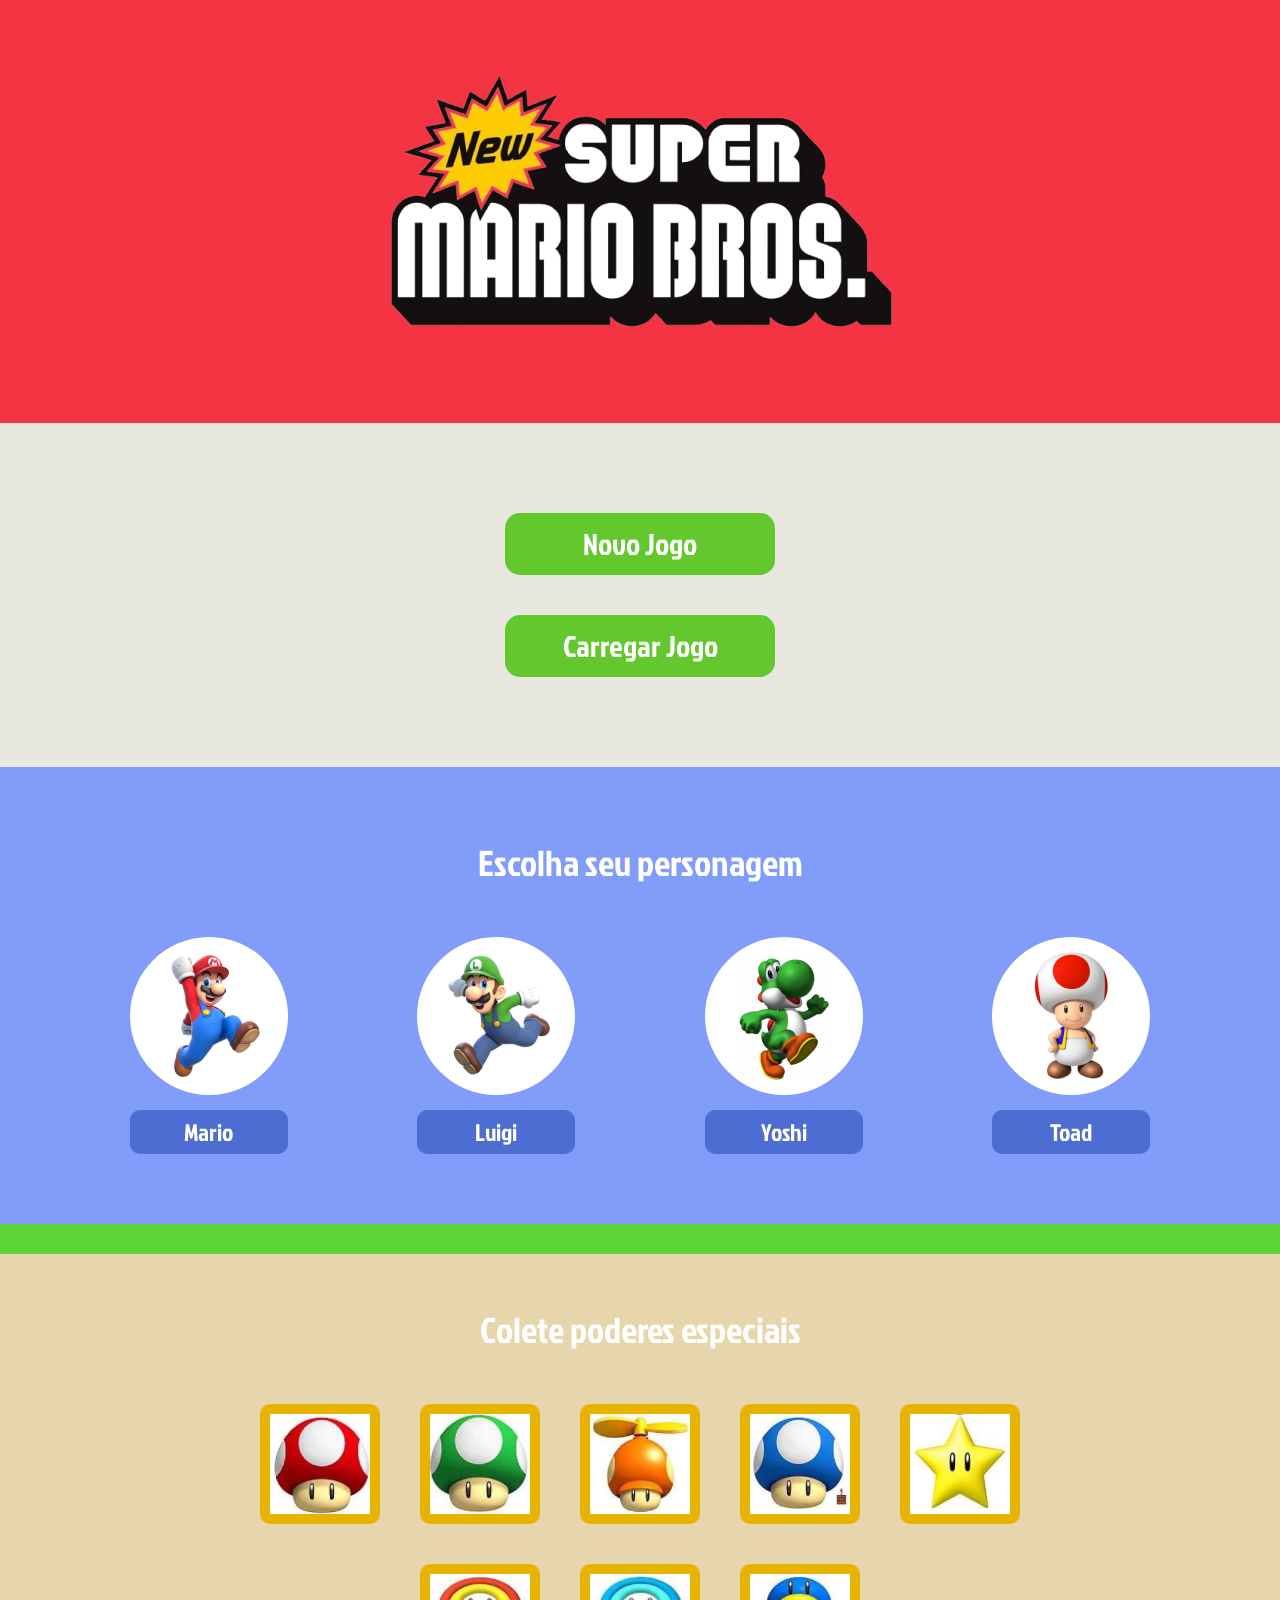
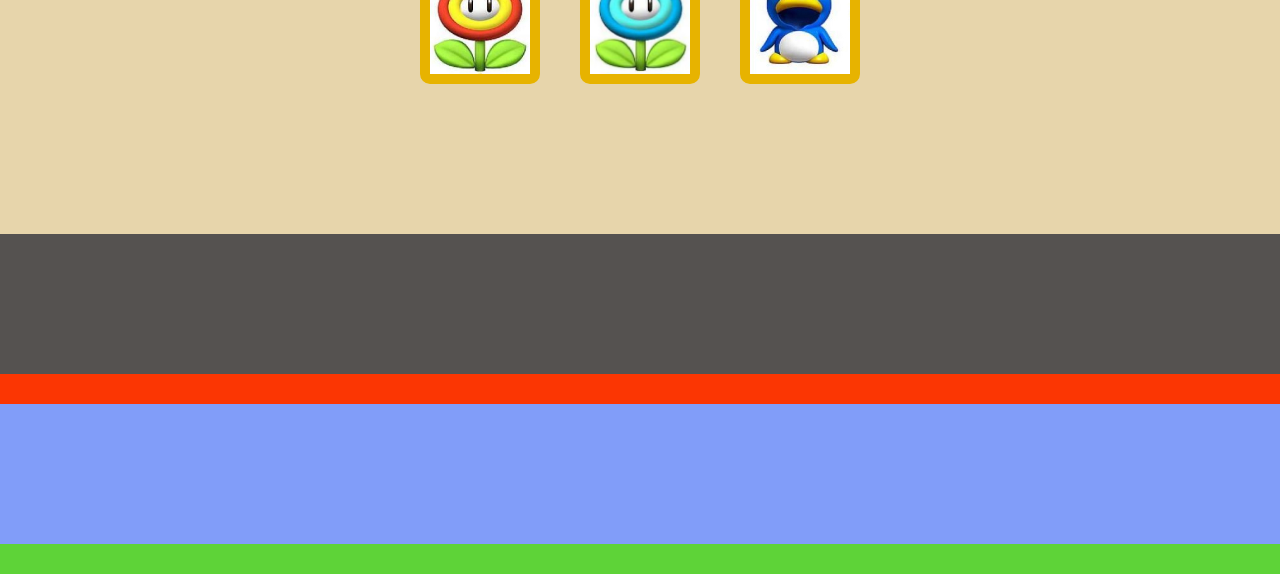
<file: aula - 2/index.html>
<!DOCTYPE html>
<html lang="en">
<head>
    <meta charset="UTF-8">
    <meta name="viewport" content="width=device-width, initial-scale=1.0">
    <link rel="stylesheet" href="style.css">
    <title>Super Mário</title>
</head>
<body>

    <section id="banner" class="container">
        <img src="./imagens/logo.png" alt="Super Mario Bros">
    </section>

    <section id="inicio" class="container">
        <a href="#personagens" class="botao">Novo Jogo</a>
        <a href="#personagens" class="botao">Carregar Jogo</a>
    </section>

    <section id="personagens" class="container">
        <h2>Escolha seu personagem</h2>

        <div class="personagens-lista">
            <div class="personagens-item">
                <img src="./imagens/personagens/mario.jpg" alt="Mario">
                <h4>Mario</h4>
            </div>
            <div class="personagens-item">
                <img src="./imagens/personagens/luigi.jpg" alt="Luigi">
                <h4>Luigi</h4>
            </div>
            <div class="personagens-item">
                <img src="./imagens/personagens/yoshi.jpg" alt="Yoshi">
                <h4>Yoshi</h4>
            </div>
            <div class="personagens-item">
                <img src="./imagens/personagens/toad.jpg" alt="Toad">
                <h4>Toad</h4>
            </div>
            
        </div>

    </section>

    <section id="poderes" class="container">
        <h2>Colete poderes especiais</h2>


        <div class="poderes-lista">
            <div class="poderes-item">
                <img src="./imagens/poderes/cogumelo-vermelho.jpg" alt="Cogumelo Vermelho">
            </div>

            <div class="poderes-item">
                <img src="./imagens/poderes/cogumelo-verde.jpg" alt="Cogumelo Verde">
               
            </div>

            <div class="poderes-item">
                <img src="./imagens/poderes/cogumelo-voador.jpg" alt="Cogumelo Voador">
                
            </div>

            <div class="poderes-item">
                <img src="./imagens/poderes/cogumelo-azul.jpg" alt="Cogumelo Azul">
                
            </div>

            <div class="poderes-item">
                <img src="./imagens/poderes/estrela.jpg" alt="Estrela">
            </div>

            <div class="poderes-item">
                <img src="./imagens/poderes/flor-fogo.jpg" alt="Flor Fogo">
               
            </div>

            <div class="poderes-item">
                <img src="./imagens/poderes/flor-gelo.jpg" alt="Flor Gelo">
                
            </div>

            <div class="poderes-item">
                <img src="./imagens/poderes/pinguim.jpg" alt="Pinguiml">
                
            </div>
            
        </div>

    </section>

    <section id="poderes" class="container">

    </section>

    <section id="viloes" class="container">

    </section>

    <section id="final" class="container">

    </section>
</file>
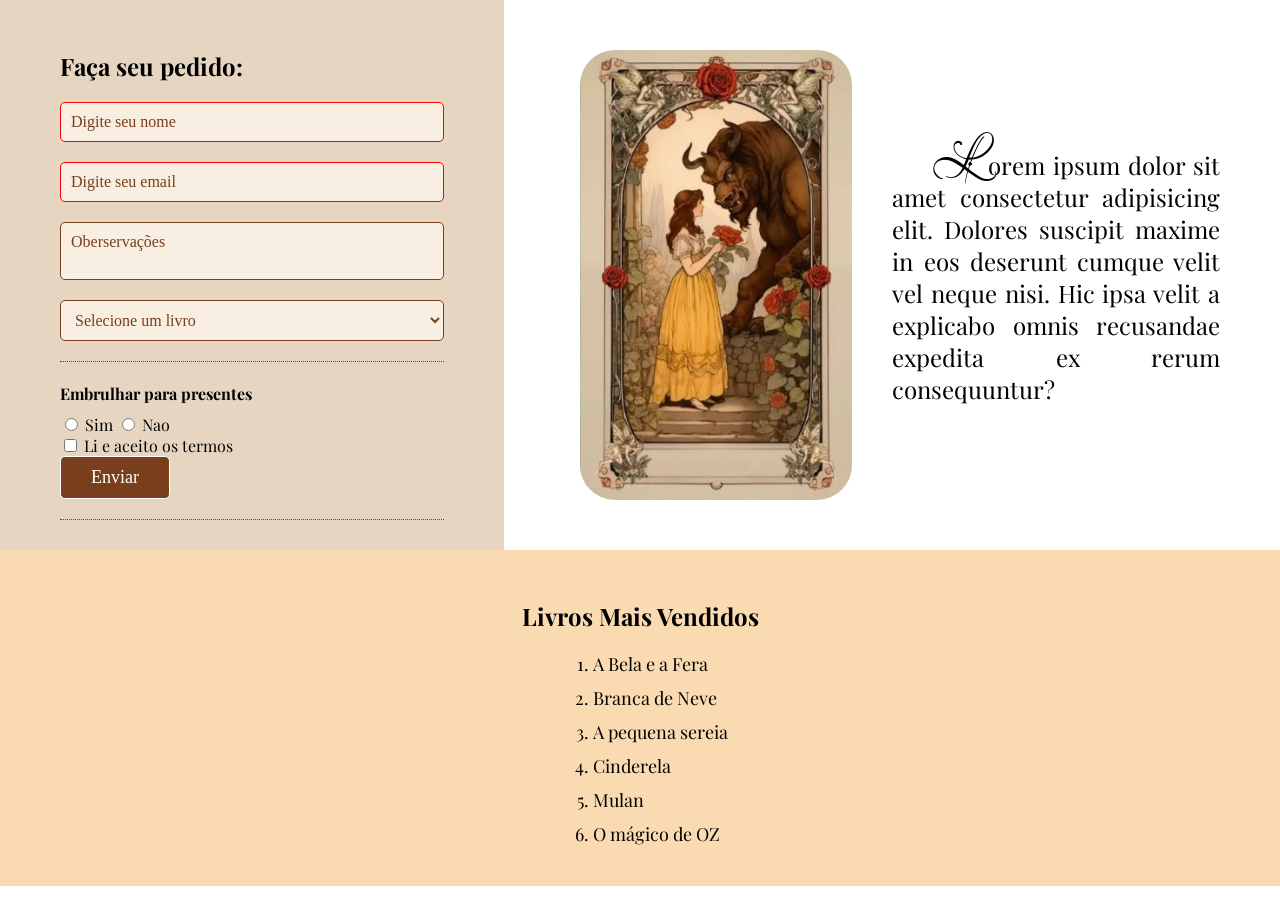
<file: aula - 3/index.html>
<!DOCTYPE html>
<html lang="pt-br">
<head>
    <meta charset="UTF-8">
    <meta name="viewport" content="width=device-width, initial-scale=1.0">
    <title>Pseudo Aula</title>
    <link rel="stylesheet" href="./css/sytle.css">
    <link rel="stylesheet" href="./css/pseudo.css">
</head>
<body>
    
    <section class="livro">
        <div class="pedido">
            <h2>Faça seu pedido:</h2>


            <form action="">
                <input required type="text"
                placeholder="Digite seu nome">
                <input required type="email"
                placeholder="Digite seu email"> 
                
                <textarea disabled name="observacoes"
                od="observacoes" placeholder="Oberservações"></textarea>

                <select name="livros" id="livros">
                    <option value disabled selected="selecione">Selecione um livro</option>
                    <option value="bela-fera">A Bela e a Fera</option>
                    <option value="branca-neve">branca de Neve</option>
                    <option value="pequena-sereia">A Pequena Sereia</option>
                    <option value="cinderela">Cinderela</option>
                    <option value="mulan">Mulan</option>
                    <option value="magico-oz">O Magico de Oz</option>
                </select>

                <div class="presente">
                    <h4>Embrulhar para presentes</h4>

                    <input type="radio" id="sim" value="sim"
                    name="presente"required>
                    <label for="sim">Sim</label>

                    <input type="radio" id="nao" value="nao"
                    name="presente"required>
                    <label for="nao">Nao</label>

                    <div class="termos">
                        <input required type="checkbox" i="termos" value="aceito">
                        <label for="termos">Li e aceito os termos</label>
                    </div>

                    <input type="submit" value="Enviar">
                </div>
            </form>
        </div>
        
        <div class="modelo">
            <img src="images/carta-bela.jpg" alt="Carta da Bela e a Fera">
            <p>Lorem ipsum dolor sit amet consectetur adipisicing elit. Dolores suscipit maxime in eos deserunt cumque velit vel neque nisi. Hic ipsa velit a explicabo omnis recusandae expedita ex rerum consequuntur?</p>
        </div>
    </section>
    
    <section class="ranking">
        <h2>Livros Mais Vendidos</h2>

        <ol>
            <li class="top3">A Bela e a Fera</li>
            <li class="top3">Branca de Neve</li>
            <li class="top3">A pequena sereia</li>
            <li>Cinderela</li>
            <li>Mulan</li>
            <li>O mágico de OZ</li>
        </ol>
    </section>

</body>
</html>
</file>
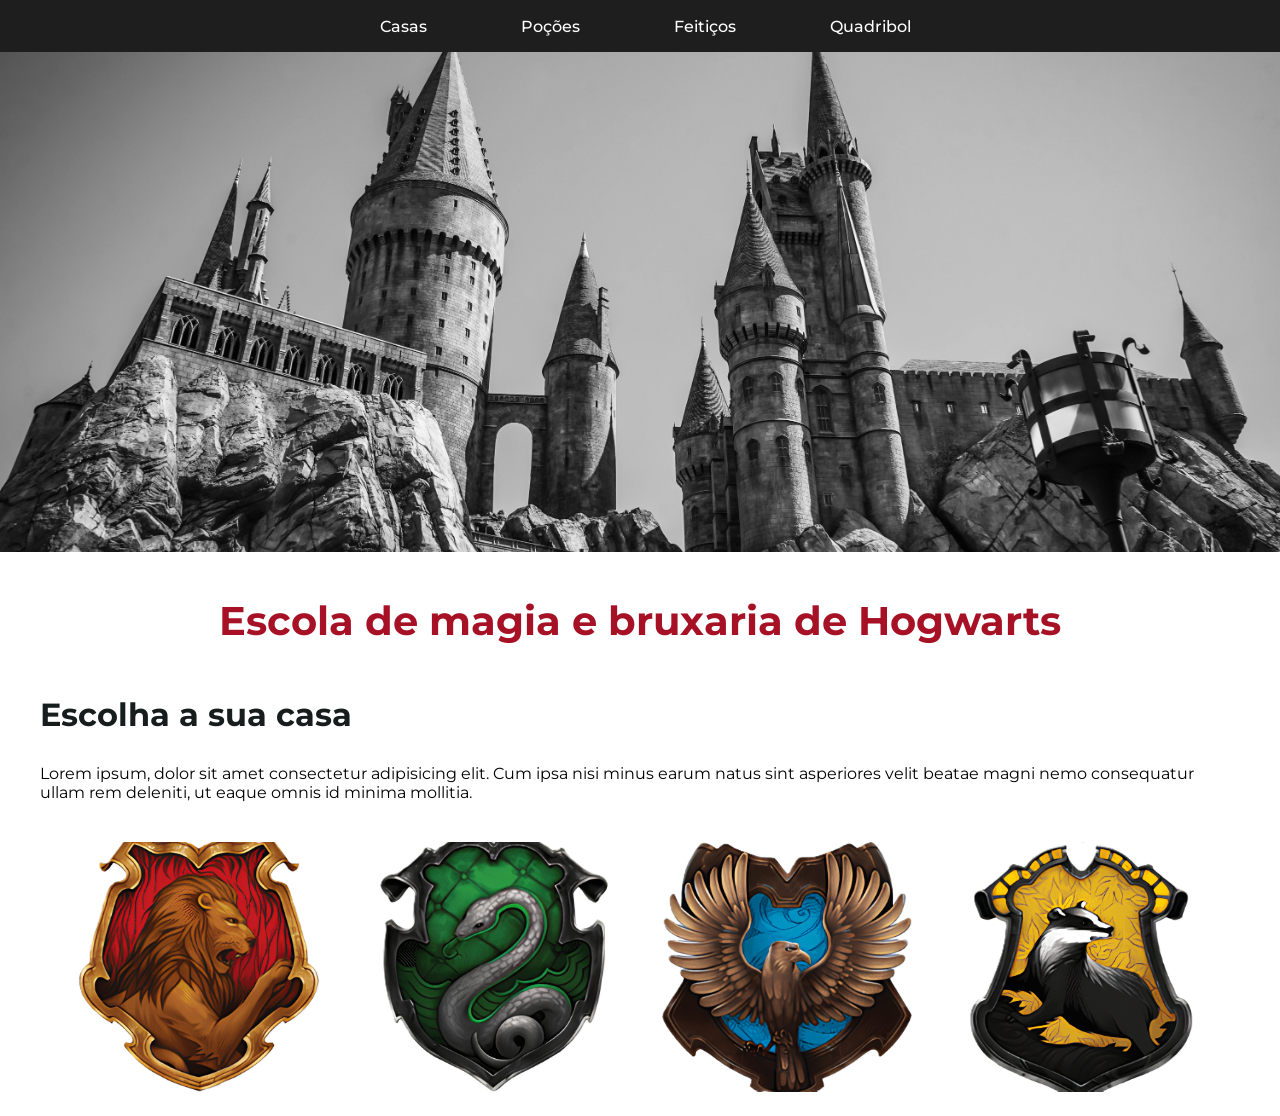
<file: aula_Flexbox - 4/2 - divs/index.html>
<!DOCTYPE html>
<html lang="pt-br">
<head>
    <meta charset="UTF-8">
    <meta name="viewport" content="width=device-width, initial-scale=1.0">
    <link rel="stylesheet" href="./style.css">
    <link href='https://cdn.boxicons.com/fonts/basic/boxicons.min.css' rel='stylesheet'>
    <title>Divs e Box Model</title>
</head>
<body>

    <header>
        <!-- <ul>
            <li></li>
            Tag com display block - fica um abaixo do outro
        </ul> -->
 
        <a href="casas.html">
            <i class="bx bx-castle"></i>
            Casas
        </a>
        <a href="pocoes.html">
            <i class="bx bx-flask-round"></i>
            Poções
        </a>
        <a href="feiticos.html">
            <i class="bx bx-magic-wand"></i>
            Feitiços
        </a>
        <a href="quadribol.html">
            <i class="bx bx-cricket-ball"></i>
            Quadribol
        </a>
    </header>

    <img src="./images/banner.jpg" alt="Castelo de Hogwarts">

    <h1>Escola de magia e bruxaria de Hogwarts</h1>
    
    <h2>Escolha a sua casa</h2>

    <p>Lorem ipsum, dolor sit amet consectetur adipisicing elit. Cum ipsa nisi minus earum natus sint asperiores velit beatae magni nemo consequatur ullam rem deleniti, ut eaque omnis id minima mollitia.</p>
    
    <div>
        <img src="./images/grifinoria.png" alt="Brasão da Grifinória de Hogwarts">
        <img src="./images/sonserina.png" alt="Brasão da Sonserina de Hogwarts">
        <img src="./images/corvinal.png" alt="Brasão da Corvinal de Hogwarts">
        <img src="./images/lufalufa.png" alt="Brasão da Lufa-lufa de Hogwarts">
    </div>
    
</body>
</html>
</file>
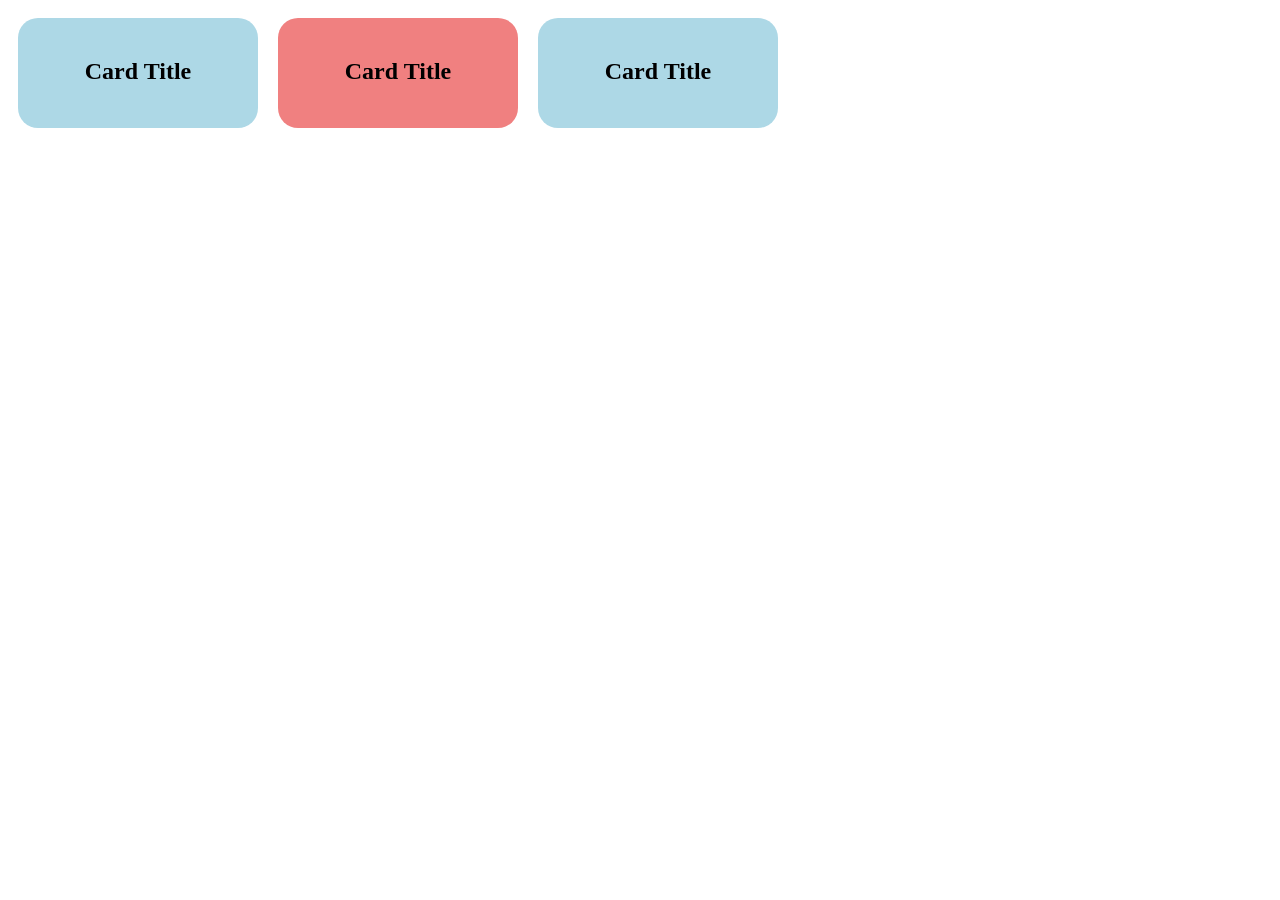
<file: aula_Flexbox - 4/3 - id e class/index.html>
<!DOCTYPE html>
<html lang="en">
<head>
    <meta charset="UTF-8">
    <meta name="viewport" content="width=device-width, initial-scale=1.0">
    <link rel="stylesheet" href="style.css">
    <title>Document</title>
</head>
<body>
    
    <div id="lista">
        <div class="card">
            <h2>Card Title</h2>
        </div>
        <div class="card" id="destaque">
            <h2>Card Title</h2>
        </div>
        <div class="card">
            <h2>Card Title</h2>
        </div>
    </div>

</body>
</html>
</file>
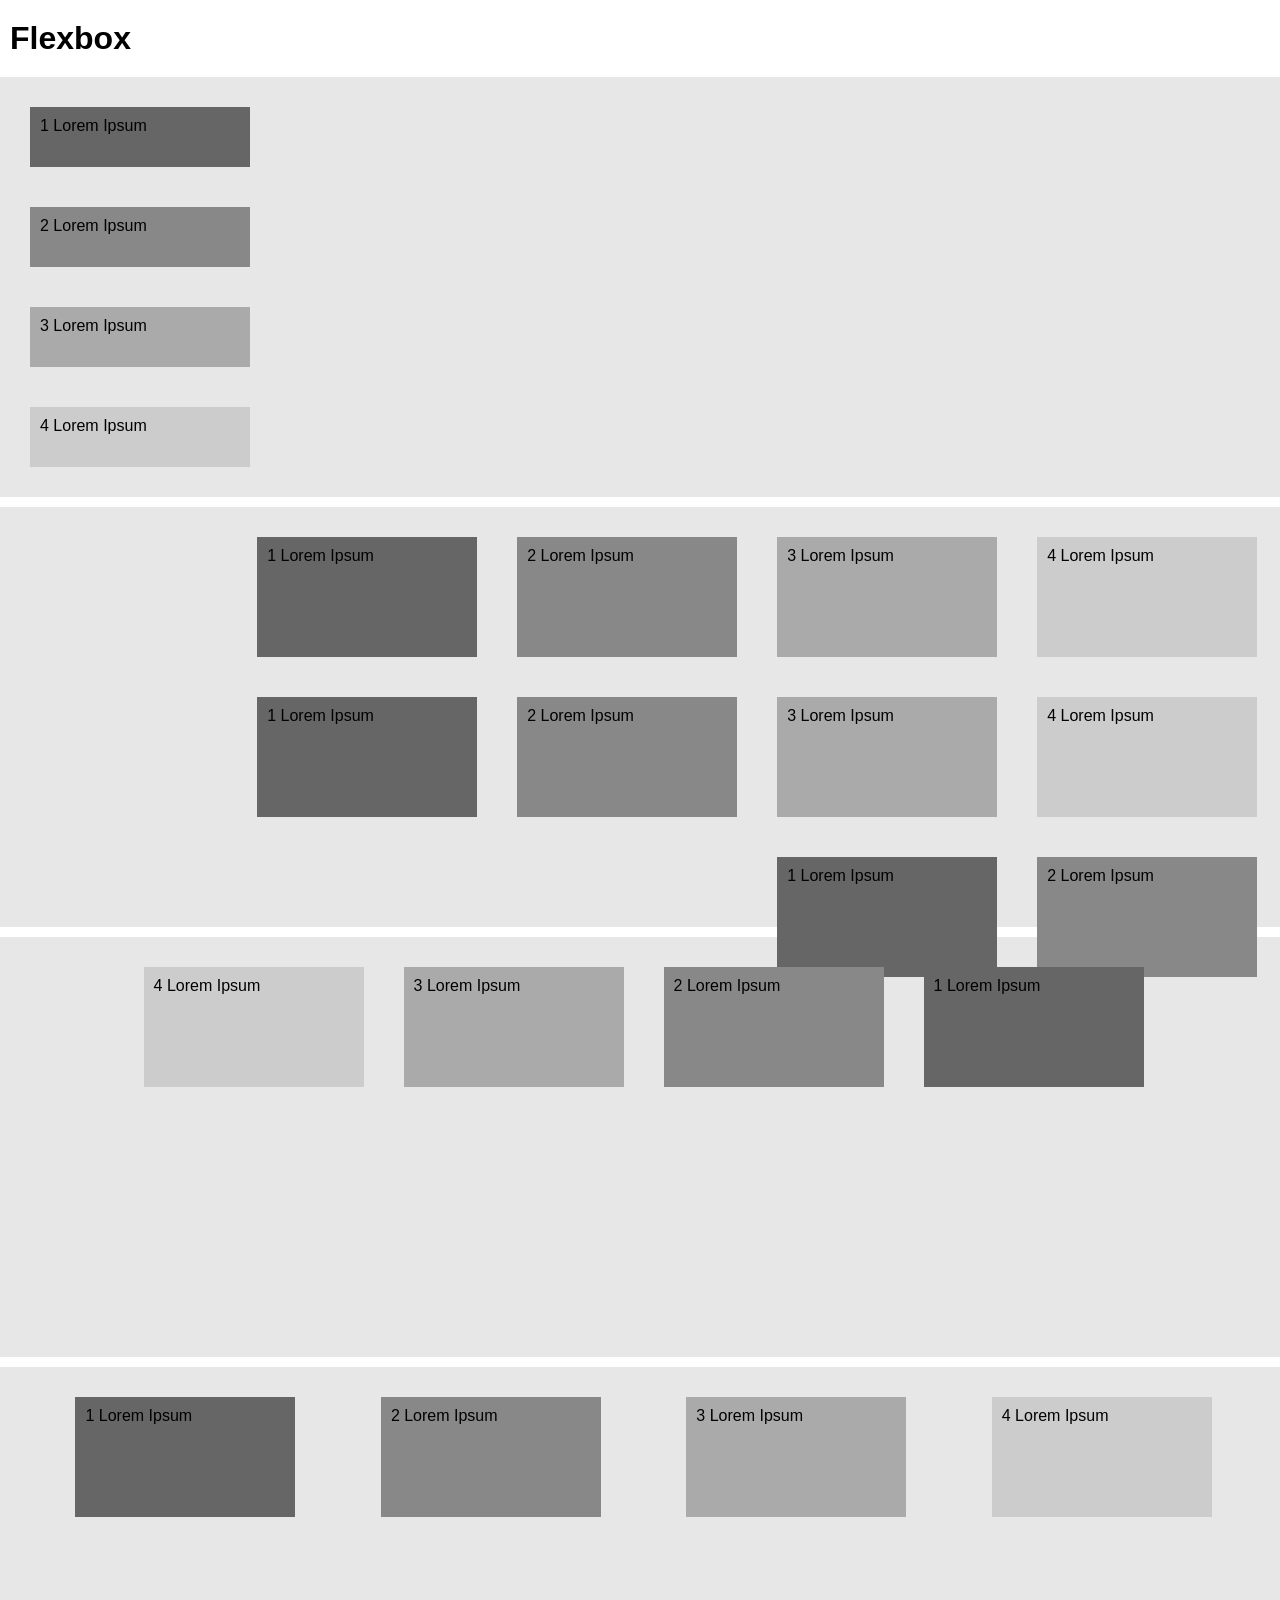
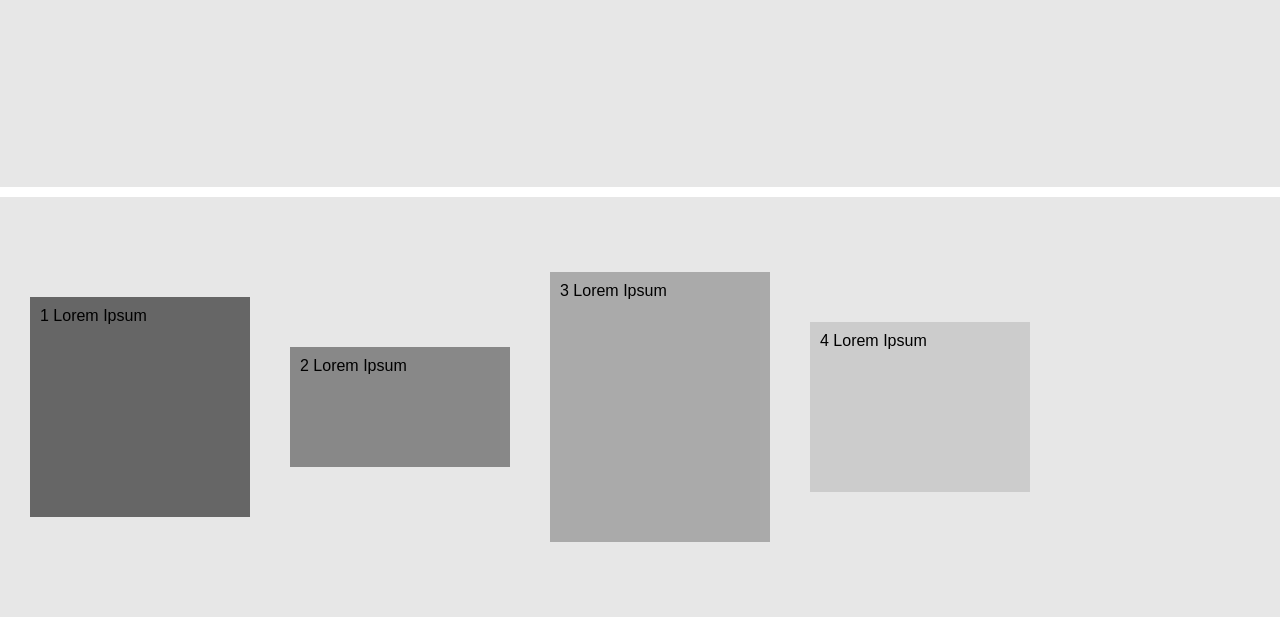
<file: aula_Flexbox - 4/4 - flexbox/index.html>
<!DOCTYPE html>
<html lang="pt-br">
<head>
    <meta charset="UTF-8">
    <meta name="viewport" content="width=device-width, initial-scale=1.0">
    <link rel="stylesheet" href="./css/style.css">
    <link rel="stylesheet" href="./css/flex.css">
    <title>Flexbox</title>
</head>
<body>
    
    <h1>Flexbox</h1>

    <div id="modelo-1" class="container">
        <div class="box box-1">1 Lorem Ipsum</div>
        <div class="box box-2">2 Lorem Ipsum</div>
        <div class="box box-3">3 Lorem Ipsum</div>
        <div class="box box-4">4 Lorem Ipsum</div>
    </div>

    <div id="modelo-2" class="container">
        <div class="box box-1">1 Lorem Ipsum</div>
        <div class="box box-2">2 Lorem Ipsum</div>
        <div class="box box-3">3 Lorem Ipsum</div>
        <div class="box box-4">4 Lorem Ipsum</div>
        <div class="box box-1">1 Lorem Ipsum</div>
        <div class="box box-2">2 Lorem Ipsum</div>
        <div class="box box-3">3 Lorem Ipsum</div>
        <div class="box box-4">4 Lorem Ipsum</div>
        <div class="box box-1">1 Lorem Ipsum</div>
        <div class="box box-2">2 Lorem Ipsum</div>
    </div>

    <div id="modelo-3" class="container">
        <div class="box box-1">1 Lorem Ipsum</div>
        <div class="box box-2">2 Lorem Ipsum</div>
        <div class="box box-3">3 Lorem Ipsum</div>
        <div class="box box-4">4 Lorem Ipsum</div>
    </div>

    <div id="modelo-4" class="container">
        <div class="box box-1">1 Lorem Ipsum</div>
        <div class="box box-2">2 Lorem Ipsum</div>
        <div class="box box-3">3 Lorem Ipsum</div>
        <div class="box box-4">4 Lorem Ipsum</div>
    </div>

    <div id="modelo-5" class="container">
        <div style="height: 200px" class="box box-1">1 Lorem Ipsum</div>
        <div style="height: 100px" class="box box-2">2 Lorem Ipsum</div>
        <div style="height: 250px" class="box box-3">3 Lorem Ipsum</div>
        <div style="height: 150px" class="box box-4">4 Lorem Ipsum</div>
    </div>
</body>
</html>
</file>
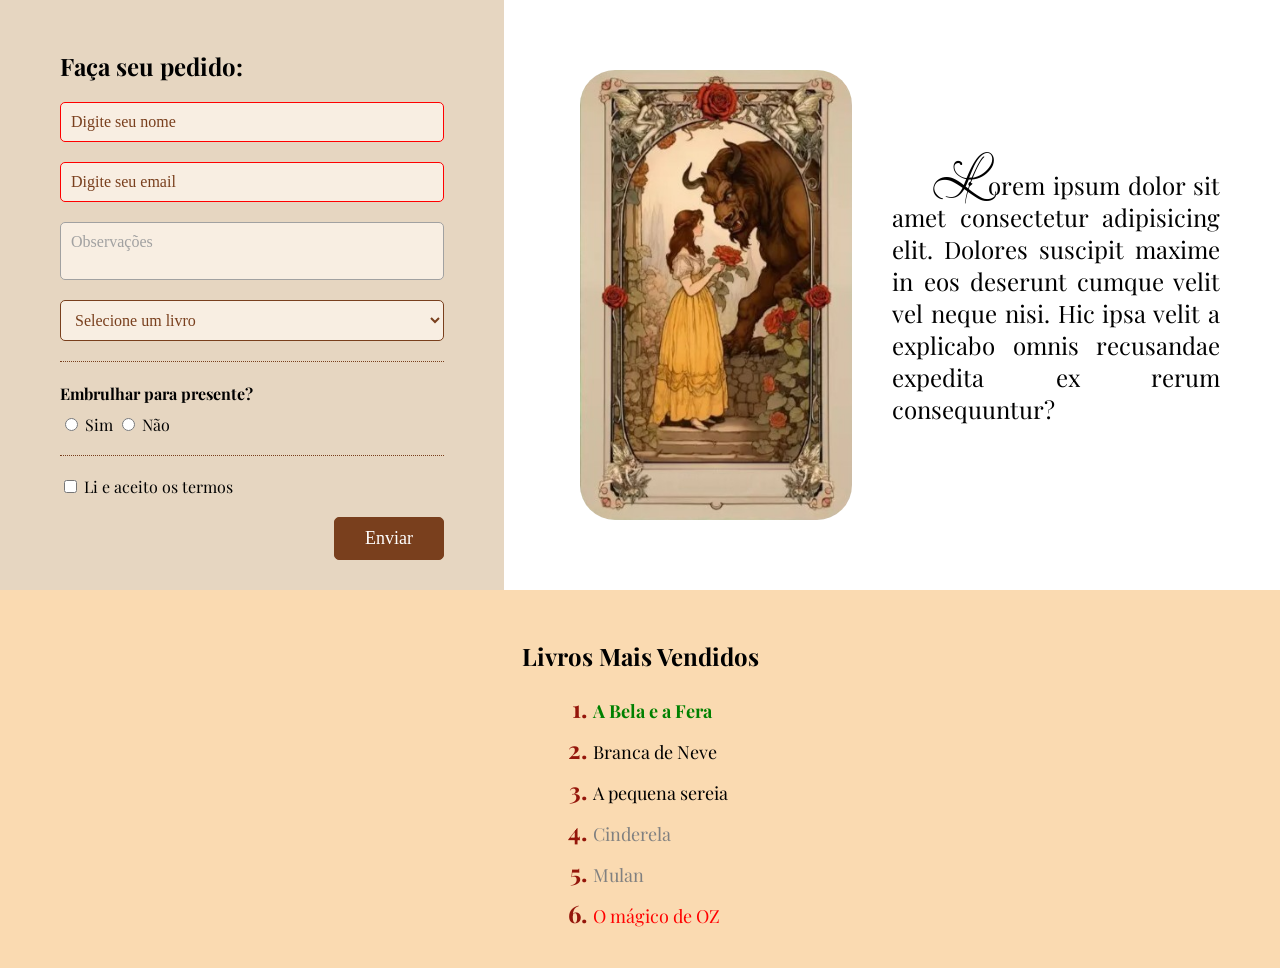
<file: aula_Flexbox - 4/6 - pseudo classes e pseudo elementos/index.html>
<!DOCTYPE html>
<html lang="en">
<head>
    <meta charset="UTF-8">
    <meta name="viewport" content="width=device-width, initial-scale=1.0">
    <link rel="stylesheet" href="./assets/css/style.css">
    <link rel="stylesheet" href="./assets/css/pseudo.css">
    <title>Pseudo</title>
</head>
<body>
    
    <section class="livro">
        <div class="pedido">
            <h2>Faça seu pedido:</h2>

            <form action="">
                <input required type="text" placeholder="Digite seu nome">
                <input required type="email" placeholder="Digite seu email">
                <textarea disabled name="observacoes" id="observacoes" placeholder="Observações"></textarea>

                <select name="livros" id="livros">
                    <option value="" disabled selected>Selecione um livro</option>
                    <option value="bela-fera">A Bela e a Fera</option>
                    <option value="branca-neve">Branca de Neve</option>
                    <option value="pequena-sereia">A pequena sereia</option>
                    <option value="cinderela">Cinderela</option>
                    <option value="mulan">Mulan</option>
                    <option value="magico-oz">O mágico de Oz</option>
                </select>

                <div class="presente">
                    <h4>Embrulhar para presente?</h4>

                    <input required type="radio" id="sim" name="presente" value="sim">
                    <label for="sim">Sim</label>

                    <input required type="radio" id="nao" name="presente" value="nao">
                    <label for="nao">Não</label>
                </div>

                <div class="termos">
                    <input required type="checkbox" id="aceito" name="termos" value="aceito">
                    <label for="aceito">Li e aceito os termos</label>
                </div>
                
                <input type="submit" value="Enviar">
            </form>
        </div>
        
        <div class="modelo">
            <img src="./assets/images/carta-bela.jpg" alt="Carta da Bela e a Fera">
            <p>Lorem ipsum dolor sit amet consectetur adipisicing elit. Dolores suscipit maxime in eos deserunt cumque velit vel neque nisi. Hic ipsa velit a explicabo omnis recusandae expedita ex rerum consequuntur?</p>
        </div>
    </section>
    
    <section class="ranking">
        <h2>Livros Mais Vendidos</h2>

        <ol>
            <li class="top3">A Bela e a Fera</li>
            <li class="top3">Branca de Neve</li>
            <li class="top3">A pequena sereia</li>
            <li>Cinderela</li>
            <li>Mulan</li>
            <li>O mágico de OZ</li>
        </ol>
    </section>

</body>
</html>
</file>
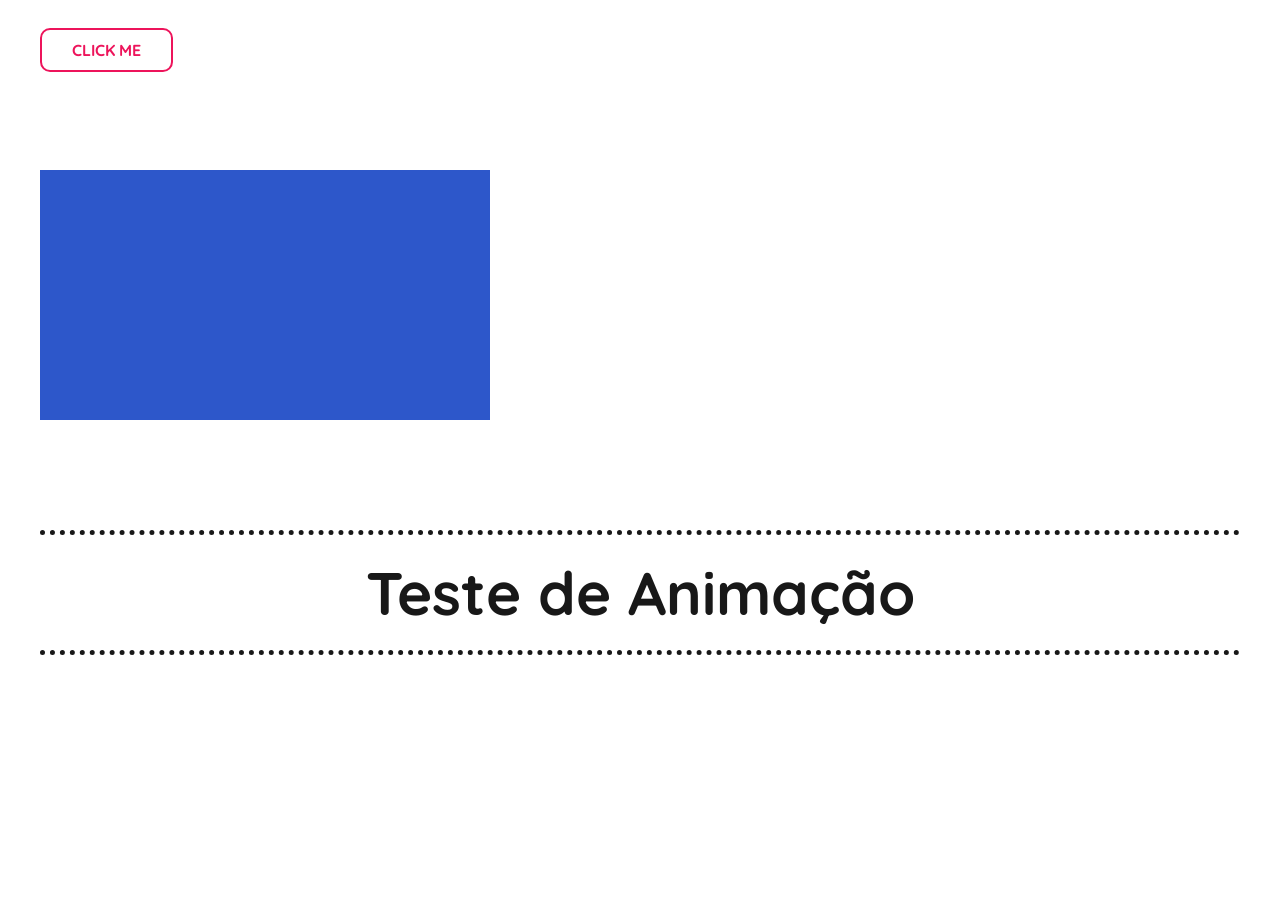
<file: aula_Flexbox - 4/7 - transições e animações/index.html>
<!DOCTYPE html>
<html lang="pt-br">
<head>
    <meta charset="UTF-8">
    <meta name="viewport" content="width=device-width, initial-scale=1.0">
    <link rel="stylesheet" href="style.css">
    <link rel="preconnect" href="https://fonts.googleapis.com">
    <link rel="preconnect" href="https://fonts.gstatic.com" crossorigin>
    <link href="https://fonts.googleapis.com/css2?family=Quicksand:wght@500&display=swap" rel="stylesheet">
    <!-- Basic Icons -->
    <link href="https://cdn.boxicons.com/3.0.8/fonts/basic/boxicons.min.css" rel="stylesheet">
<!-- Filled Icons -->
    <link href="https://cdn.boxicons.com/3.0.8/fonts/filled/boxicons-filled.min.css" rel="stylesheet">
<!-- Brand Icons -->
    <link href="https://cdn.boxicons.com/3.0.8/fonts/brands/boxicons-brands.min.css" rel="stylesheet">
    <title>Animações</title>
</head>
<body>
    <div class = "container">
        <a href="" class="btn" >Click Me</a>
    </div>

    <div class ="container">
        <div class = "box">
            <i class="bx bx-rocket"></i>
        </div>
    </div>
    <div class= "container">
        <div class="text" data-aos="Flip-up">
            Teste de Animação
        </div>
    </div>
</body>
</html>
</file>
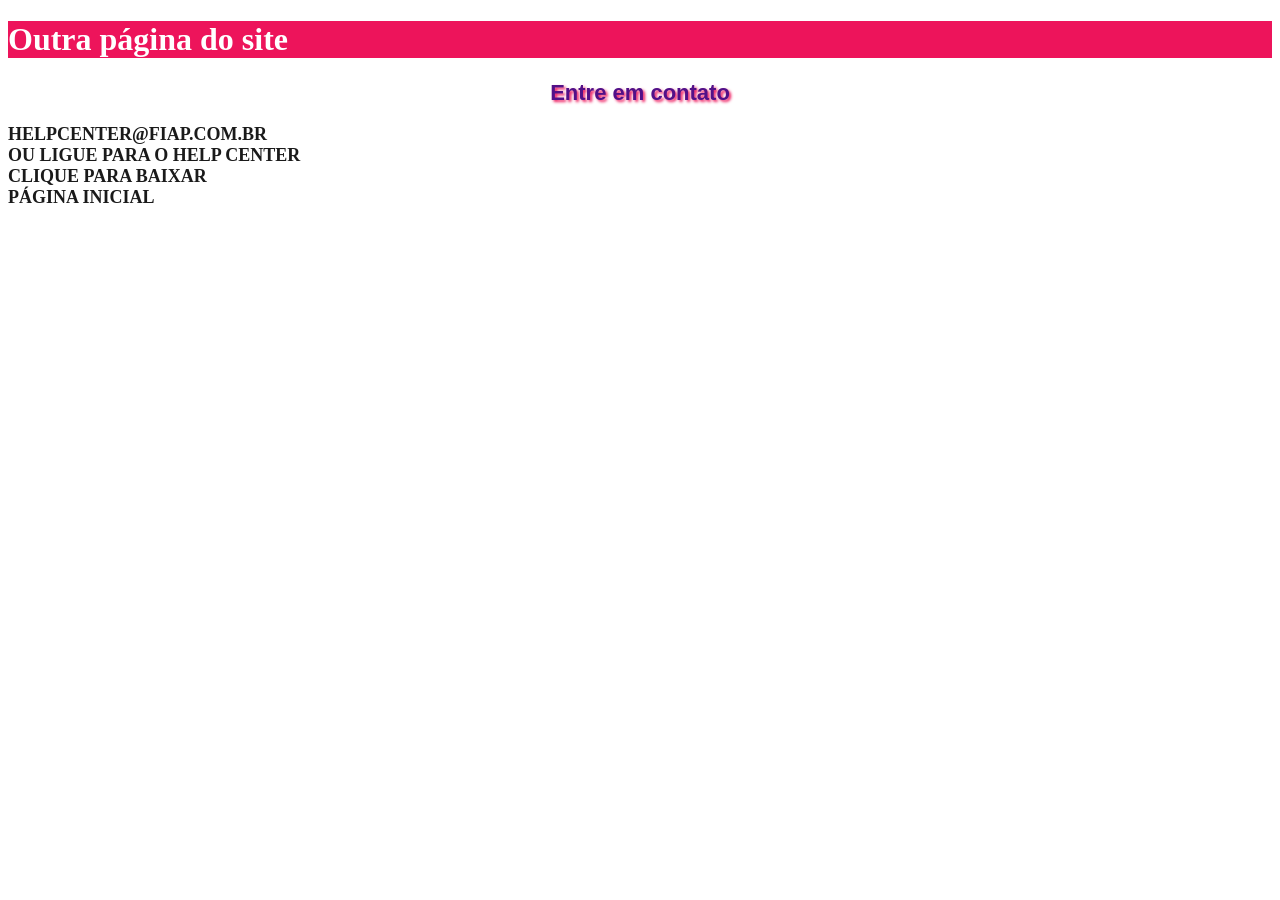
<file: aula_Flexbox - 4/1 - intro HTML e CSS/page2.html>
<!DOCTYPE html>
<html lang="pt-br">
<head>
    <meta charset="UTF-8">
    <meta name="viewport" content="width=device-width, initial-scale=1.0">
    <title>Página 2</title>
    <link rel="stylesheet" href="style.css">
    <style>
        h2 {
            font-family: Roboto, Arial, sans-serif;
            font-size: 22px;
            color: #521088;
            text-align: center;
        }
    </style>
</head>
<body>
    
    <h1 style="background-color: #ed145b; color: white;">Outra página do site</h1>

    <h2>Entre em contato</h2>

    <a href="mailto:helpcenter@fiap.com.br">helpcenter@fiap.com.br</a>
    
    <br>

    <a href="tel:1133665547">Ou ligue para o help center</a>

    <br>

    <a href="./images/img.jpg" download>Clique para baixar</a>  

    <br>

    <a href="./index.html">Página inicial</a>

</body>
</html>
</file>
<file: aula - 2/style.css>
@import url('https://fonts.googleapis.com/css2?family=Jockey+One&display=swap');

html {
    scroll-behavior: smooth;
}

* {
    font-family: "Jockey One", Roboto, Calibri, sans-serif;
    font-weight: 500;
    margin: 0;
    padding: 0;
    box-sizing: border-box;
}

.container {
    padding: 70px 0;
}

#personagens, #viloes, #final {
    border-bottom: 30px solid #5ED338;
}

#banner { background-color: #F43443; }
#inicio { background-color: #E8E8E0; }
#personagens { background-color: #819DF9; }
#poderes { background-color: #E7D5AB; padding: 50px 0; }
#viloes { background-color: #555250; border-color: #FB3603; }
#final { background-color: #819DF9; }

h2 {
    color: #fff;
    text-align: center;
    font-size: 36px;
    margin-bottom: 50px;
}

#banner{
    display: flex;
    align-items: center;
    justify-content: center;
}

#inicio{
    display: flex;
    align-items: center;
    justify-content: center;
    flex-direction: column;
}

.botao{
    background-color: #62c82e;
    color: #fff;
    border-radius: 15px;
    padding: 10px 30px;
    font-size: 30px;
    text-decoration: none;
    width: 270px;
    text-align: center;
    margin: 20px 0;
}

.personagens-lista {
    display: flex;
    justify-content: space-evenly;

    img {
        border-radius: 100%;
    }
    
    h4 {
        background-color: #4d6dd2;
        border-radius: 10px;
        color: #fff;
        text-align: center;
        font-size: 24px;
        padding: 5px 0;
        margin-top: 10px;
    }
}

.poderes-lista {
    display: flex;
    justify-content: center;
    gap: 40px; 
    flex-wrap: wrap;
    max-width: 800px;
    margin: 0 auto;
}

.poderes-item {
    border: 10px solid #e7b300;
    width: 120px;
    height: 120px;
    border-radius: 10px;

    img {
        width: 100%;
        height: 100%;
        object-fit: cover;
    }
}
</file>
<file: aula - 3/css/sytle.css>
@import url('https://fonts.googleapis.com/css2?family=Lavishly+Yours&family=Playfair+Display:ital,wght@0,400..900;1,400..900&display=swap');

body {
    margin: 0;
    padding: 0;
    font-family: 'Playfair Display', sans-serif;
}

.livro {
    display: flex;
    align-items: center;
    justify-content: space-between;
}

.pedido {
    background-color: #e6d6c1;
    padding: 30px 60px;
    width: 30%;

    form {
        display: flex;
        flex-direction: column;
        gap: 20px;
    }
}

.presente {
    border-top: 1px dotted #793f1d;
    border-bottom: 1px dotted #793f1d;
    padding-bottom: 20px;

    h4 {
        margin-bottom: 10px;
    }
}

input, select, textarea {
    background-color: #f8eee2;
    padding: 10px;
    border: 1px solid;
    border-radius: 5px;
    font-size: 16px;
    transition: all .5s ease-in-out;
    color: #793f1d;
    font-family: Roboto, Calibri, cursive;
    resize: none;
}

input[type="submit"] {
    background-color: #793f1d;
    color: white;
    font-size: 18px;
    cursor: pointer;
    width: fit-content;
    padding: 10px 30px;
    margin: 0 0 0 auto;
    transition: background-color 0.5s ease-in-out;
}

.modelo {
    width: 50%;
    padding: 30px 60px;
    font-family: 'Playfair Display', serif;
    display: flex;
    align-items: center;
    gap: 40px;
    text-align: justify;
    font-size: 24px;
    text-indent: 40px;

    img {
        border-radius: 35px;
        height: 450px;
    }
}

.ranking {
    background-color: #fadab1;
    padding: 30px 60px;
    text-align: center;
    
    ol {
        width: fit-content;
        margin: 0 auto;
        font-size: 18px;
        text-align: left;

        li {
            margin-bottom: 10px;
        }
    }
}
</file>
<file: aula - 3/css/pseudo.css>
input:focus {
    outline: none;
    background-color: #793f1d36;
}

input: valid {
    border-color: #793f1d;
}

input:invalid {
    border-color: #ff0000;
}

::placeholder {
    color: #793f1d;
}

input[type="submit"]:hover {
    background-color: #94150a;
}

.modelo {
    p::first-letter {
        font-family: 'Lavishly Yours';
        font-size: 60px;
        font-weight: 500px;
        line-height: 24px;
    }
}

p::selection {
    color: #d81806;
    background-ground: #e6dbcf;
}
</file>
<file: aula_Flexbox - 4/2 - divs/style.css>
@import url('https://fonts.googleapis.com/css2?family=montserrat:ital,wght@0,100..900;1,100..900&display=swap');

body {
    padding: 0;
    margin: 0;
    box-sizing: border-box;
    font-family: 'Montserrat', 'Roboto', sans-serif;
}

header {
    text-align: center;
    background-color: #1e1e1e;
    padding: 15px 0;
}

a {
    font-size: 16px;
    color: #fff;
    text-decoration: none;
    font-weight: 500;
    padding: 20px;
    margin: 0 20px;
}

a i {
    font-size: 18px;
    margin-right: 10px;
}

img {
    width: 100%;
    height: 500px;
    /* object-fit: contain; */
    object-fit: cover;
}

div {
    text-align: center;
}

div img {
    width: 250px;
    height: 250px;
    object-fit: contain;
    margin: 20px;
}

h1 {
    font-size: 40px;
    color: #A71126;
    text-align: center;
    margin: 40px 0 30px;
}

h2 {
    font-size: 32px;
    color: #171D1C;
    margin: 50px 40px 30px;
}

p {
    margin: 20px 40px;
}
</file>
<file: aula_Flexbox - 4/3 - id e class/style.css>
#lista {
    display: flex;
}

.card {
    width: 200px;
    height: 70px;
    background-color: lightblue;
    border-radius: 20px;
    padding: 20px;
    margin: 10px;
    text-align: center;
}

#destaque {
    background-color: lightcoral;
}
</file>
<file: aula_Flexbox - 4/4 - flexbox/css/style.css>
body {
    font-family: Calibri, Arial;
    font-size: 16px;
    margin: 0;
    padding: 0;
    box-sizing: border-box;
}

h1 {
    margin: 20px 10px;
}

.container {
    width: 99%;
    height: 400px;
    margin: 10px auto;
    padding: 10px;
    background-color: #e7e7e7;
}

.box {
    width: 10%;
    min-width: 200px;
    height: 100px;
    margin: 20px;
    padding: 10px;
}

.box-1 { background-color: #666; }
.box-2 { background-color: #888; }
.box-3 { background-color: #aaa; }
.box-4 { background-color: #ccc; }
</file>
<file: aula_Flexbox - 4/4 - flexbox/css/flex.css>
.container {
    display: flex;
}

#modelo-1 {
    flex-direction: column;

    /* NOWRAP - Valor padrão */
    flex-wrap: nowrap;

    /* FLEX-START - Valor padrão */
    justify-content: flex-start;
}

#modelo-2 {
    /* ROW - Valor padrão */
    flex-direction: row;
    flex-wrap: wrap;
    justify-content: flex-end;
}

#modelo-3 {
    flex-direction: row-reverse;
    /* flex-direction: column-reverse; */
    justify-content: center;
}

#modelo-4 {
    /* justify-content: space-between; */
    /* BETWEEN - Espaçamento baseado nas extremidades */

    /* justify-content: space-around; */
    /* AROUND - Espaçamento central é maior que das extremidades */
    justify-content: space-evenly;
    /* EVENLY - Espaçamento igual entre os itens e as margens externas*/
}

#modelo-5 {
    /* align-items: flex-start; */
    /* align-items: flex-end; */
    align-items: center;
}
</file>
<file: aula_Flexbox - 4/6 - pseudo classes e pseudo elementos/assets/css/style.css>
@import url('https://fonts.googleapis.com/css2?family=Lavishly+Yours&family=Playfair+Display:ital,wght@0,400..900;1,400..900&display=swap');

body {
    margin: 0;
    padding: 0;
    font-family: 'Playfair Display', sans-serif;
}

.livro {
    display: flex;
    align-items: center;
    justify-content: space-between;
}

.pedido {
    background-color: #e6d6c1;
    padding: 30px 60px;
    width: 30%;

    form {
        display: flex;
        flex-direction: column;
        gap: 20px;
    }
}

.presente {
    border-top: 1px dotted #793f1d;
    border-bottom: 1px dotted #793f1d;
    padding-bottom: 20px;

    h4 {
        margin-bottom: 10px;
    }
}

input, select, textarea {
    background-color: #f8eee2;
    padding: 10px;
    border: 1px solid;
    border-radius: 5px;
    font-size: 16px;
    transition: all .5s ease-in-out;
    color: #793f1d;
    font-family: Roboto, Calibri, cursive;
    resize: none;
}

input[type="submit"] {
    background-color: #793f1d;
    color: white;
    font-size: 18px;
    cursor: pointer;
    width: fit-content;
    padding: 10px 30px;
    margin: 0 0 0 auto;
    transition: background-color 0.5s ease-in-out;
}

.modelo {
    width: 50%;
    padding: 30px 60px;
    font-family: 'Playfair Display', serif;
    display: flex;
    align-items: center;
    gap: 40px;
    text-align: justify;
    font-size: 24px;
    text-indent: 40px;

    img {
        border-radius: 35px;
        height: 450px;
    }
}

.ranking {
    background-color: #fadab1;
    padding: 30px 60px;
    text-align: center;
    
    ol {
        width: fit-content;
        margin: 0 auto;
        font-size: 18px;
        text-align: left;

        li {
            margin-bottom: 10px;
        }
    }
}
</file>
<file: aula_Flexbox - 4/6 - pseudo classes e pseudo elementos/assets/css/pseudo.css>
input:focus {
    outline: none;
    background-color: #793f1d36;
}

input:valid {
    border-color: #793f1d;
}

input:invalid {
    border-color: red;
}

::placeholder {
    color: #793f1d;
}

textarea:disabled {
    background-color: #f8eee2;
    border-color: #a1a1a1;
    cursor: not-allowed;
}

textarea::placeholder {
    color: #a1a1a1;
}

input[type="submit"]:hover {
    background-color: #94150a;
}

input[type="submit"]:active {
    background-color: #d81806;
}

/* Opção selecionada - Visivel dentro da lista da select */
option:checked {
    color: #d81806;
}

input[type="radio"]:checked,
input[type="checkbox"]:checked {
    height: 20px;
    width: 20px;
}

.modelo {
    p::first-letter {
        font-family: 'Lavishly Yours';
        font-size: 60px;
        font-weight: 500;
        line-height: 24px;
    }

    /* p::first-line {
        color: #94150a;
    } */

    p::selection {
        color: #d81806;
        background-color: #e6dbcf;
    }
}

/* li:nth-child(2n+1){
    color: gray;
} */
li:not(.top3){
    color: gray;
}
li:first-child { 
    color: green;
    font-weight: 700;
}
li:last-child { 
    color: red;
}

::marker {
    font-weight: 700;
    font-size: 24px;
    color: #94150a;
}
</file>
<file: aula_Flexbox - 4/7 - transições e animações/style.css>
* {
    margin: 0;
    padding: 0;
    box-sizing: border-box;
}

body {
    font-family: 'Quicksand', sans-serif;
}

.container {
    max-width: 1320px;
    width: 100%;
    margin: auto;
    padding: 40px;
}

.btn {
    border: 2px solid #ed145b;
    border-radius: 10px;
    color: #ed145b;
    font-weight: 700;
    text-transform: uppercase;
    text-decoration: none;
    padding: 10px 30px;
    width: fit-content;
    transition: all 0.5s else-in-out;
}

.btn:hover {
    background-color: #ed145b;
    color: #fff;
}

.box {
    background-color: #2d57ca;
    width: 450px;
    height: 250px;
    padding: 20px;
    margin: 30px 0;

    &:hover {
        background-color: #ed145b;    
    }
}

i {
    color: #fff;
    font-size: 50px;
    position: relative;
}

.box:hover i {
    animation: rocket 3s linear 2s 2 reverse; 
}

.text {
    font-weight: 900;
    font-size: 60px;
    color: #181818;
    border-top: 5px dotted #181818;
    border-bottom: 5px dotted #181818;
    padding: 20px 0;
    text-align: center;
}

@keyframes rocket {
    0% {
        top: 0;
        left: 0;
    }
    25% {
        top: 0;
        left: calc(100% - 50px);
    }
    50% {
        top: calc(100% - 50px);
        left: calc(100% - 50px);
    }
    75% {
        top: calc(100% - 50px);
        left: 0;
    }
    100% {
        top: 0;
        left: 0;
    }
}
</file>
<file: aula_Flexbox - 4/1 - intro HTML e CSS/style.css>
a {
    font-family: Roboto, Calibri;
    font-size: 18px;
    font-weight: 700;
    color: #1a1a1a;
    /* text-decoration: underline; */
    /* text-decoration: overline; */
    /* text-decoration: 2px line-through; */
    text-decoration: none;
    /* text-transform: lowercase; */
    text-transform: uppercase;
}

p { 
    font-family: Roboto, Calibri;
    font-size: 18px;
    font-weight: 700;
    color: #e20d38;
    text-align: justify;
    text-indent: 40px;
    line-height: 30px;
    letter-spacing: 2px;
    word-spacing: 5px;
}

h2 {
    text-shadow: 2px 2px 3px #ed145b;
}

/* 1ESPY - noite terça */
/* 1ESPT - 1º quinta */

img {
    width: 500px;
    height: 300px;

    /* terça manhã */
    /* object-fit: cover;
    margin: 30px;
    border-radius: 30px;
    border: 3px dotted #1a1a1a; */
    /* tipos de borda: solid, dashed, dotted */
}
</file>
